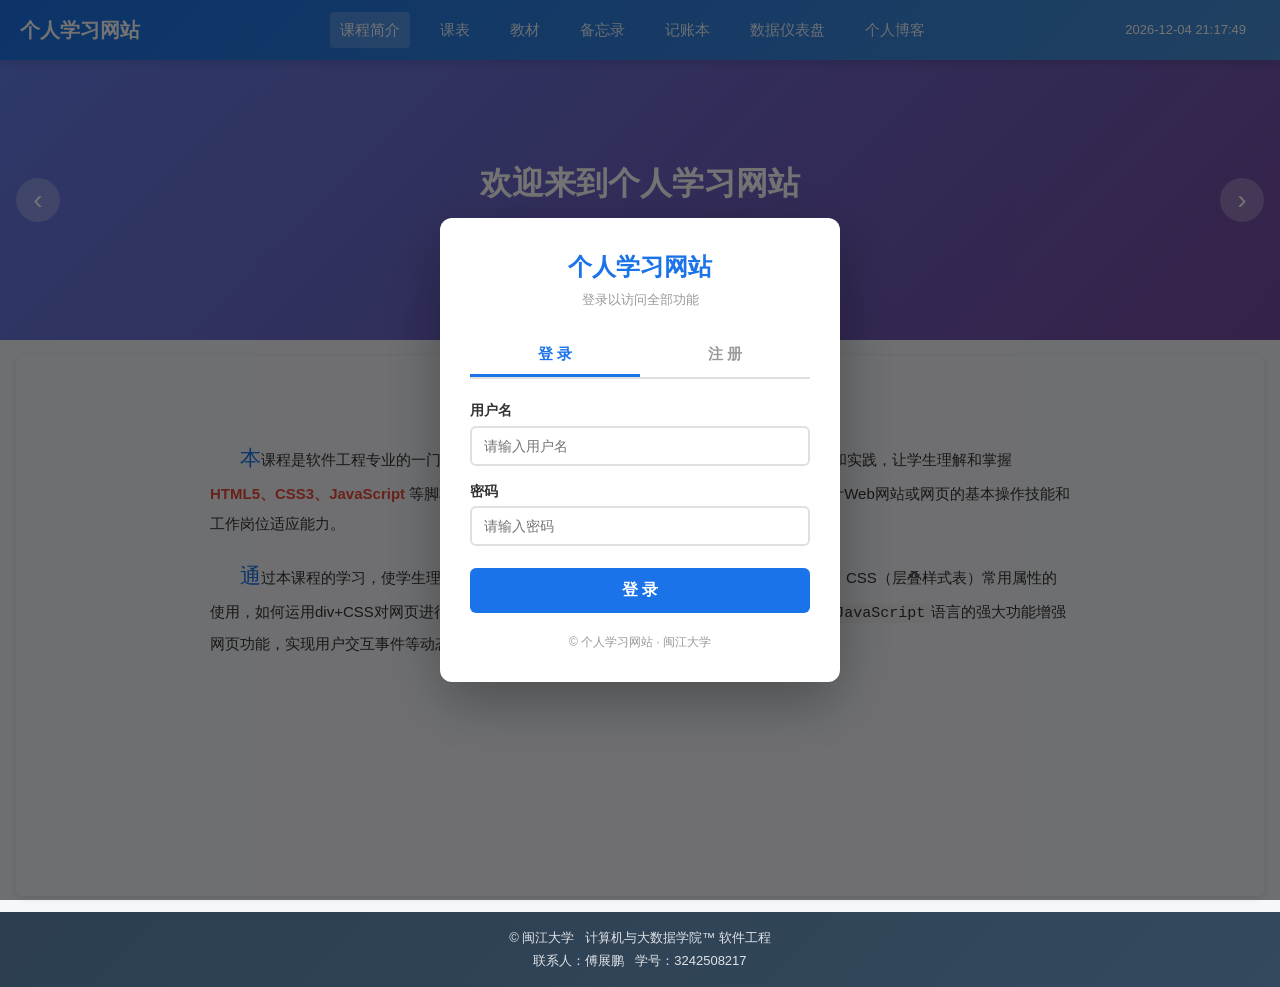
<file: index.html>
<!DOCTYPE html>
<html lang="zh-cn">
<head>
    <meta charset="UTF-8">
    <meta name="viewport" content="width=device-width, initial-scale=1.0">
    <title>Web技术基础实验 — 个人学习网站</title>
    <link rel="shortcut icon" href="favicon.ico" type="image/x-icon">
    <link rel="stylesheet" href="css/common.css">
    <script src="js/utils.js"></script>
    <script src="js/auth.js"></script>
    <script src="js/carousel.js"></script>
</head>
<body>
    <!-- ====== 导航栏 ====== -->
    <header class="navbar" id="navbar">
        <span class="navbar-brand">个人学习网站</span>
        <button class="hamburger" id="hamburgerBtn" aria-label="菜单">☰</button>
        <nav class="navbar-links" id="navbarLinks">
            <a href="introduce.html" target="mainFrame" class="active" data-page="introduce">课程简介</a>
            <a href="schedule.html" target="mainFrame" data-page="schedule">课表</a>
            <a href="book.html" target="mainFrame" data-page="book">教材</a>
            <a href="memo.html" target="mainFrame" data-page="memo">备忘录</a>
            <a href="expense.html" target="mainFrame" data-page="expense">记账本</a>
            <a href="dashboard.html" target="mainFrame" data-page="dashboard">数据仪表盘</a>
            <a href="blog.html" target="mainFrame" data-page="blog">个人博客</a>
        </nav>
        <div class="navbar-user">
            <span id="timeDisplay">--:--:--</span>
            <span id="userDisplay"></span>
            <button class="logout-btn" id="logoutBtn" style="display:none;">退出</button>
        </div>
    </header>

    <!-- ====== 轮播图 ====== -->
    <section class="carousel" id="mainCarousel" aria-label="广告轮播">
        <div class="carousel-track">
            <div class="carousel-slide">
                <h3>欢迎来到个人学习网站</h3>
                <p>Web技术基础课程项目 · 记录学习与成长</p>
            </div>
            <div class="carousel-slide">
                <h3>课程学习与知识管理</h3>
                <p>课表、教材、备忘录 — 一站式学习平台</p>
            </div>
            <div class="carousel-slide">
                <h3>探索前端开发的无限可能</h3>
                <p>HTML5 · CSS3 · JavaScript — 构建精彩Web体验</p>
            </div>
        </div>
        <button class="carousel-btn prev" aria-label="上一张">‹</button>
        <button class="carousel-btn next" aria-label="下一张">›</button>
        <div class="carousel-dots"></div>
    </section>

    <!-- ====== 主内容区（iframe） ====== -->
    <main class="main-content-area">
        <iframe name="mainFrame" src="introduce.html" class="mainFrame"
                title="主内容区"></iframe>
    </main>

    <!-- ====== 页脚 ====== -->
    <footer class="footer">
        &copy; 闽江大学 &nbsp; 计算机与大数据学院&trade; 软件工程<br>
        联系人：傅展鹏 &nbsp; 学号：3242508217
    </footer>

    <script>
        /* ====== 响应式汉堡菜单 ====== */
        (function () {
            var hamburger = document.getElementById('hamburgerBtn');
            var navLinks = document.getElementById('navbarLinks');
            if (hamburger && navLinks) {
                hamburger.addEventListener('click', function () {
                    navLinks.classList.toggle('open');
                });
                navLinks.querySelectorAll('a').forEach(function (link) {
                    link.addEventListener('click', function () {
                        navLinks.classList.remove('open');
                        navLinks.querySelectorAll('a').forEach(function (a) { a.classList.remove('active'); });
                        this.classList.add('active');
                    });
                });
            }
        })();

        /* ====== 时间更新（移动端精简格式，避免布局抖动） ====== */
        (function () {
            var timeEl = document.getElementById('timeDisplay');
            if (!timeEl) return;
            timeEl.textContent = '--:--:--';
            function updateTime() {
                var now = new Date();
                var isMobile = window.innerWidth < 768;
                if (isMobile) {
                    timeEl.textContent =
                        String(now.getHours()).padStart(2, '0') + ':' +
                        String(now.getMinutes()).padStart(2, '0') + ':' +
                        String(now.getSeconds()).padStart(2, '0');
                } else {
                    timeEl.textContent = now.getFullYear() + '-' +
                        String(now.getMonth() + 1).padStart(2, '0') + '-' +
                        String(now.getDate()).padStart(2, '0') + ' ' +
                        String(now.getHours()).padStart(2, '0') + ':' +
                        String(now.getMinutes()).padStart(2, '0') + ':' +
                        String(now.getSeconds()).padStart(2, '0');
                }
            }
            updateTime();
            setInterval(updateTime, 1000);
        })();

        /* ====== iframe 自适应高度（性能优化：用 resize 事件 + 防抖） ====== */
        (function () {
            var resizeTimer = null;
            function adjustFrame() {
                var frame = document.querySelector('.mainFrame');
                if (!frame) return;
                var navbar = document.getElementById('navbar');
                var carousel = document.getElementById('mainCarousel');
                var footer = document.querySelector('.footer');
                var height = window.innerHeight
                    - (navbar ? navbar.offsetHeight : 0)
                    - (carousel ? carousel.offsetHeight : 0)
                    - (footer ? footer.offsetHeight : 0)
                    - 32;
                if (height < 400) height = 400;
                frame.style.height = height + 'px';
            }
            adjustFrame();
            window.addEventListener('resize', function () {
                clearTimeout(resizeTimer);
                resizeTimer = setTimeout(adjustFrame, 150);
            });
        })();

        /* ====== 登录/注册 + 轮播图初始化 ====== */
        window.addEventListener('load', function () {
            Auth.init(function (user) {
                var userDisplay = document.getElementById('userDisplay');
                var logoutBtn = document.getElementById('logoutBtn');
                if (userDisplay) userDisplay.textContent = user.username;
                if (logoutBtn) logoutBtn.style.display = 'inline-block';
            });

            if (Auth.isLoggedIn()) {
                var userDisplay = document.getElementById('userDisplay');
                var logoutBtn = document.getElementById('logoutBtn');
                if (userDisplay) userDisplay.textContent =Auth.getUsername();
                if (logoutBtn) {
                    logoutBtn.style.display = 'inline-block';
                    logoutBtn.addEventListener('click', function () {
                        Auth.logout();
                    });
                }
            }

            Carousel.init('#mainCarousel');
        });
    </script>
</body>
</html>
</file>
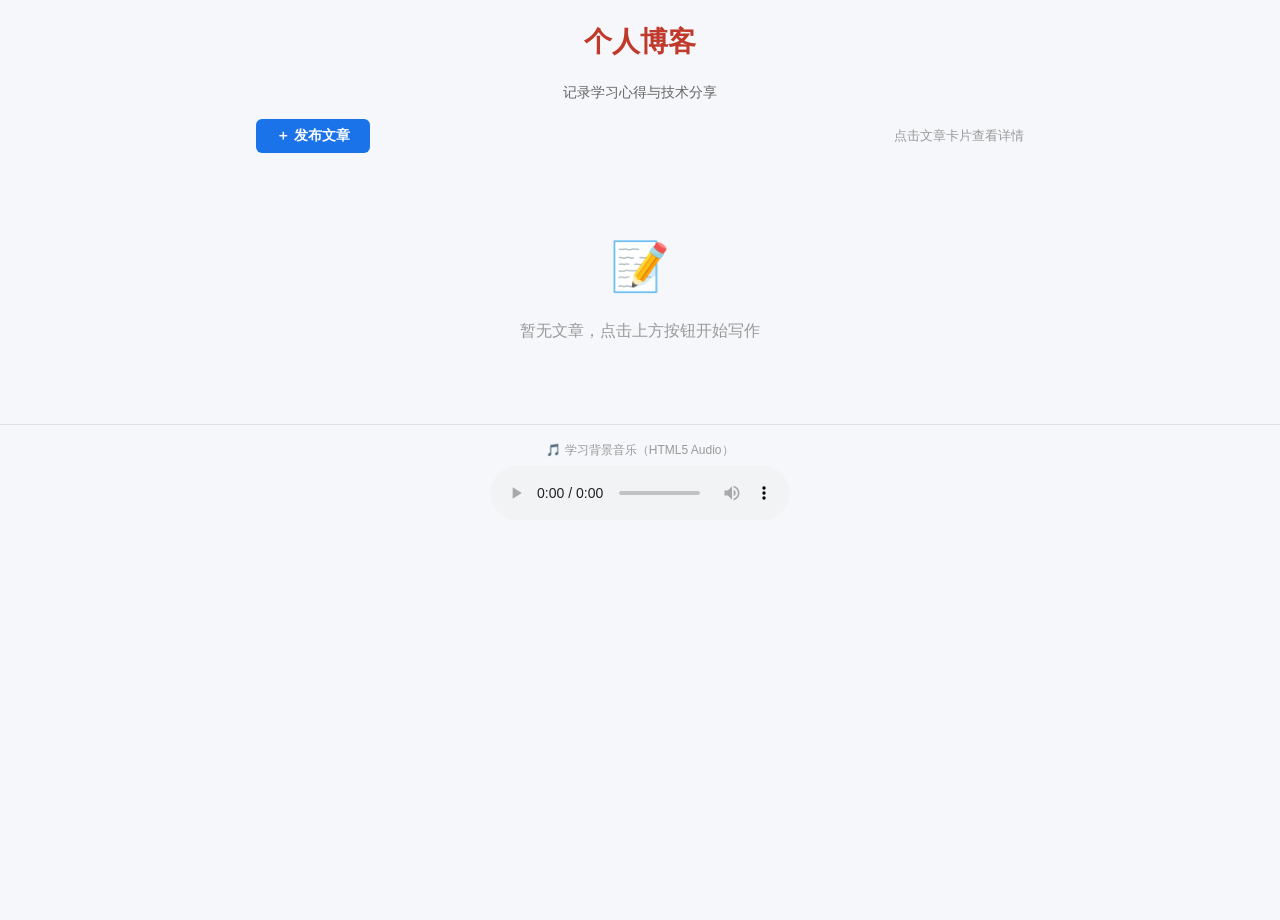
<file: blog.html>
<!DOCTYPE html>
<html lang="zh-cn">
<head>
    <meta charset="UTF-8">
    <meta name="viewport" content="width=device-width, initial-scale=1.0">
    <title>个人博客 — 个人学习网站</title>
    <link rel="stylesheet" href="css/common.css">
    <link rel="stylesheet" href="css/pages.css">
</head>
<body>
    <header>
        <h2 class="page-title">个人博客</h2>
        <p class="page-subtitle">记录学习心得与技术分享</p>
    </header>

    <!-- 工具栏 -->
    <div class="blog-toolbar">
        <button class="btn btn-primary" id="blogNewBtn">＋ 发布文章</button>
        <span style="color:var(--text-muted);font-size:13px;">点击文章卡片查看详情</span>
    </div>

    <!-- 文章编辑器（默认隐藏） -->
    <div class="blog-editor" id="blogEditor" style="display:none;">
        <h3 id="blogEditorTitle" style="text-align:center;color:#c0392b;margin-bottom:16px;">新建文章</h3>
        <form id="blogForm">
            <input type="hidden" id="blogEditId" value="">
            <div class="form-group">
                <label for="blogTitle">文章标题</label>
                <input type="text" id="blogTitle" placeholder="请输入文章标题" required>
            </div>
            <div class="form-group">
                <label for="blogCategory">分类标签</label>
                <input type="text" id="blogCategory" placeholder="如：前端、后端、算法…">
            </div>
            <div class="form-group">
                <label for="blogContent">文章内容</label>
                <textarea id="blogContent" rows="10" placeholder="请输入文章正文内容…" required></textarea>
            </div>
            <div class="form-actions" style="display:flex;gap:10px;justify-content:center;">
                <button type="submit" class="btn btn-success">保存文章</button>
                <button type="button" class="btn btn-outline" id="blogCancelBtn">取消</button>
            </div>
        </form>
    </div>

    <!-- 文章列表 -->
    <section class="blog-list" id="blogList" aria-label="博客文章列表"></section>

    <!-- 音频播放器（HTML5 audio 示例，满足考核要求） -->
    <footer style="text-align:center;padding:16px;border-top:1px solid var(--border);margin-top:20px;">
        <p style="font-size:12px;color:var(--text-muted);">🎵 学习背景音乐（HTML5 Audio）</p>
        <audio controls loop style="max-width:300px;margin-top:6px;">
            <!-- 使用静默音轨作为占位，避免裂图问题；可替换为真实音频文件 -->
            <source src="#" type="audio/mpeg">
            您的浏览器不支持 audio 标签。
        </audio>
    </footer>

    <script src="js/blog.js"></script>
    <script>
        window.addEventListener('load', function () {
            BlogApp.init({
                listSelector: '#blogList',
                editorSelector: '#blogEditor',
                formSelector: '#blogForm',
                cancelSelector: '#blogCancelBtn',
                newBtnSelector: '#blogNewBtn'
            });
        });
    </script>
</body>
</html>
</file>
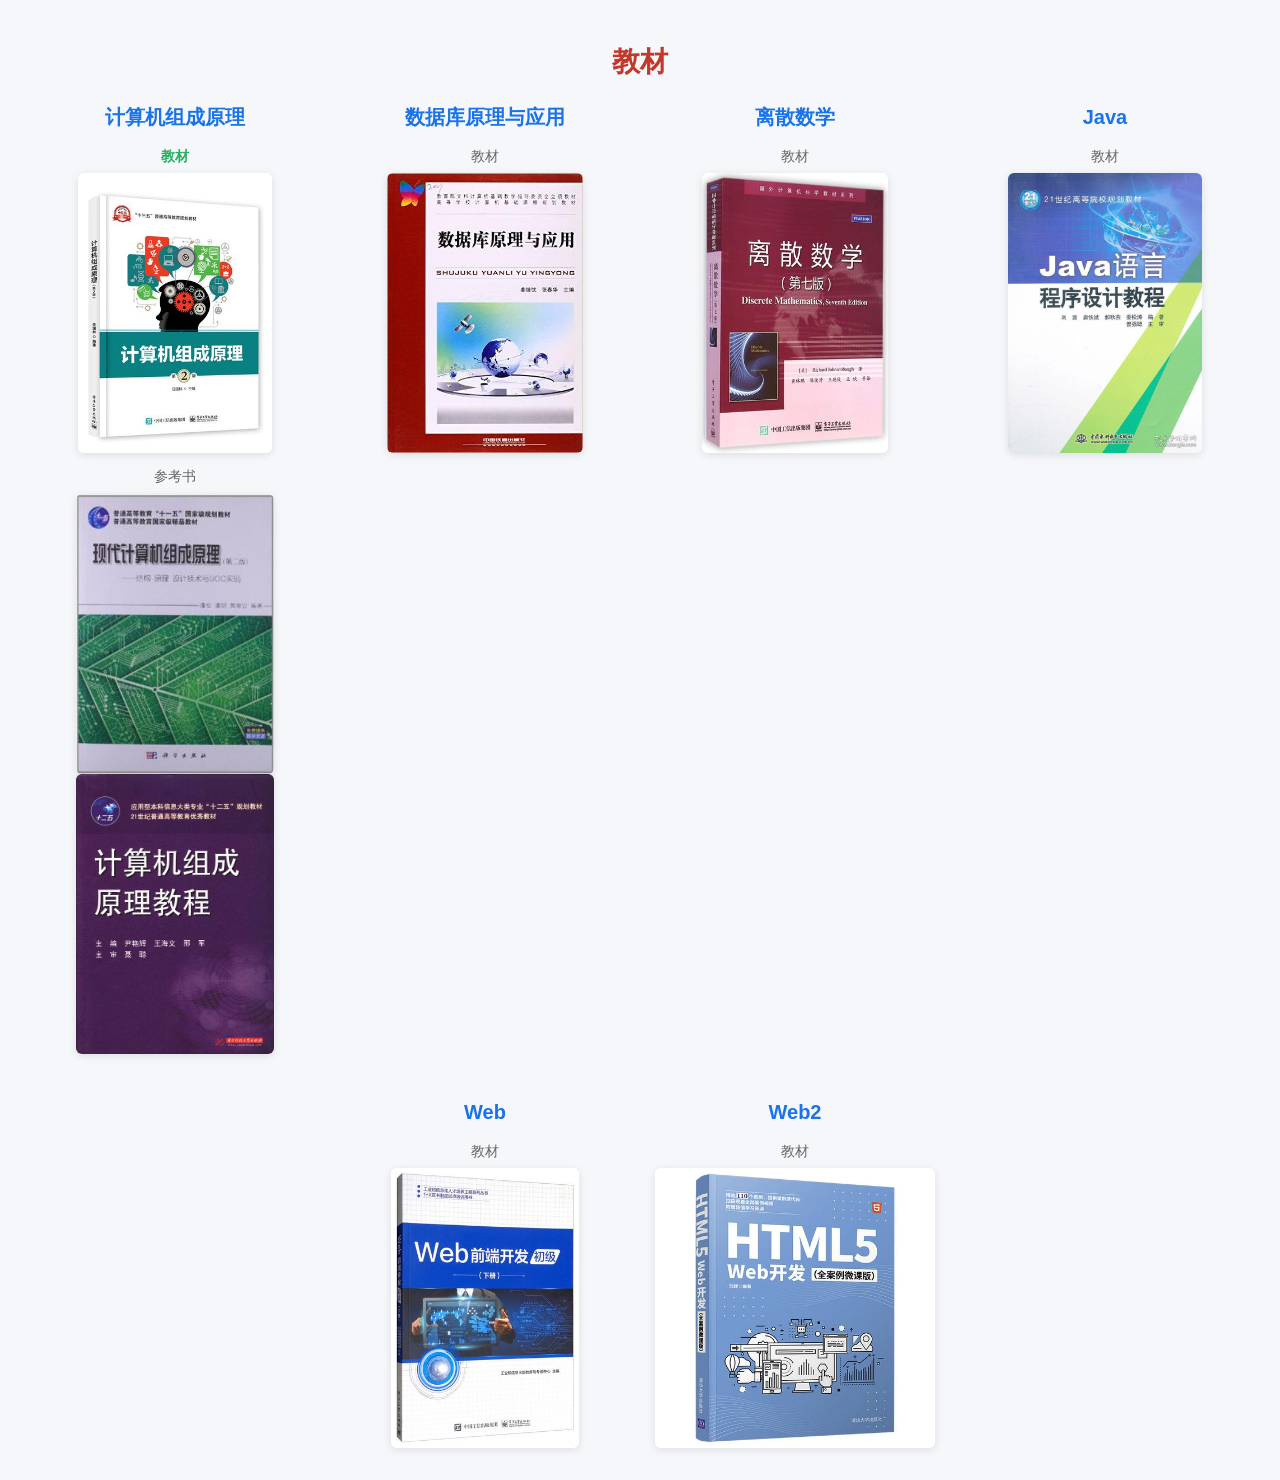
<file: book.html>
<!DOCTYPE html>
<html lang="zh-cn">
<head>
    <meta charset="UTF-8">
    <meta name="viewport" content="width=device-width, initial-scale=1.0">
    <title>教材 — 个人学习网站</title>
    <link rel="stylesheet" href="css/common.css">
    <link rel="stylesheet" href="css/pages.css">
</head>
<body>
    <section class="textbook-section">
        <header>
            <h2 class="page-title">教材</h2>
        </header>
        <div class="course-grid">
            <div class="course-card">
                <div class="course-name">计算机组成原理</div>
                <div class="course-images">
                    <figure>
                        <figcaption class="course-type">教材</figcaption>
                        <img src="images/computer.jpg" alt="计算机组成原理" width="200" height="300">
                    </figure>
                    <figure>
                        <figcaption>参考书</figcaption>
                        <img src="images/computer2.jpg" alt="现代计算机组成原理" width="200" height="300">
                        <img src="images/computer3.jpg" alt="计算机组成原理教程" width="200" height="300">
                    </figure>
                </div>
            </div>
            <div class="course-card">
                <div class="course-name">数据库原理与应用</div>
                <div class="course-images">
                    <figure>
                        <figcaption>教材</figcaption>
                        <img src="images/database.jpg" alt="数据库原理与应用" width="200" height="300">
                    </figure>
                </div>
            </div>
            <div class="course-card">
                <div class="course-name">离散数学</div>
                <div class="course-images">
                    <figure>
                        <figcaption>教材</figcaption>
                        <img src="images/DiscreteMath.jpg" alt="离散数学" width="200" height="300">
                    </figure>
                </div>
            </div>
            <div class="course-card">
                <div class="course-name">Java</div>
                <div class="course-images">
                    <figure>
                        <figcaption>教材</figcaption>
                        <img src="images/Java.jpg" alt="Java" width="200" height="300">
                    </figure>
                </div>
            </div>
            <div class="course-card">
                <div class="course-name">Web</div>
                <div class="course-images">
                    <figure>
                        <figcaption>教材</figcaption>
                        <img src="images/web.jpg" alt="web" width="200" height="300">
                    </figure>
                </div>
            </div>
            <div class="course-card">
                <div class="course-name">Web2</div>
                <div class="course-images">
                    <figure>
                        <figcaption>教材</figcaption>
                        <img src="images/Web2.jpg" alt="Web2" width="200" height="300">
                    </figure>
                </div>
            </div>
        </div>
    </section>
</body>
</html>
</file>
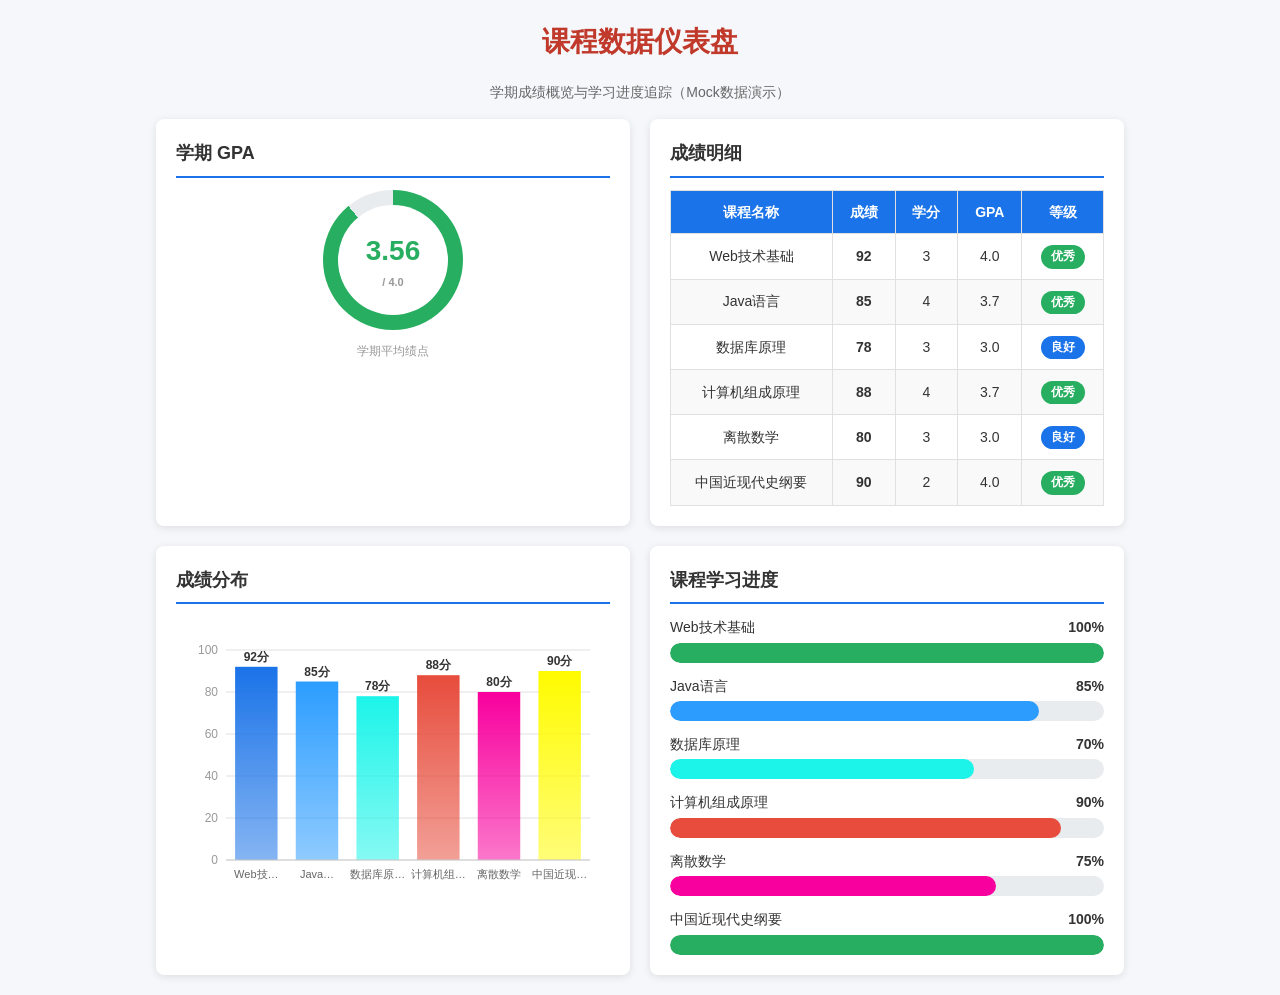
<file: dashboard.html>
<!DOCTYPE html>
<html lang="zh-cn">
<head>
    <meta charset="UTF-8">
    <meta name="viewport" content="width=device-width, initial-scale=1.0">
    <title>课程数据仪表盘 — 个人学习网站</title>
    <link rel="stylesheet" href="css/common.css">
    <link rel="stylesheet" href="css/pages.css">
</head>
<body>
    <header>
        <h2 class="page-title">课程数据仪表盘</h2>
        <p class="page-subtitle">学期成绩概览与学习进度追踪（Mock数据演示）</p>
    </header>

    <main class="dashboard-section">
        <!-- 顶部：GPA + 成绩表格 -->
        <div class="dashboard-grid">
            <!-- GPA 环形图 -->
            <section class="card" aria-label="GPA概览">
                <div class="card-title">学期 GPA</div>
                <div id="dashboardGPA"></div>
            </section>

            <!-- 成绩表格 -->
            <section class="card" aria-label="成绩明细">
                <div class="card-title">成绩明细</div>
                <div id="dashboardTable" style="overflow-x:auto;"></div>
            </section>
        </div>

        <!-- 底部：柱状图 + 进度条 -->
        <div class="dashboard-grid">
            <!-- 柱状图 -->
            <section class="card" aria-label="成绩柱状图">
                <div class="card-title">成绩分布</div>
                <div class="chart-canvas-wrap">
                    <canvas id="dashboardChart" aria-label="成绩柱状图"></canvas>
                </div>
            </section>

            <!-- 课程进度 -->
            <section class="card" aria-label="课程进度">
                <div class="card-title">课程学习进度</div>
                <div class="course-progress-list" id="dashboardProgress"></div>
            </section>
        </div>
    </main>

    <script src="js/dashboard.js"></script>
    <script>
        window.addEventListener('load', function () {
            DashboardApp.init({
                tableSelector: '#dashboardTable',
                gpaSelector: '#dashboardGPA',
                progressSelector: '#dashboardProgress',
                chartSelector: '#dashboardChart'
            });
        });
    </script>
</body>
</html>
</file>
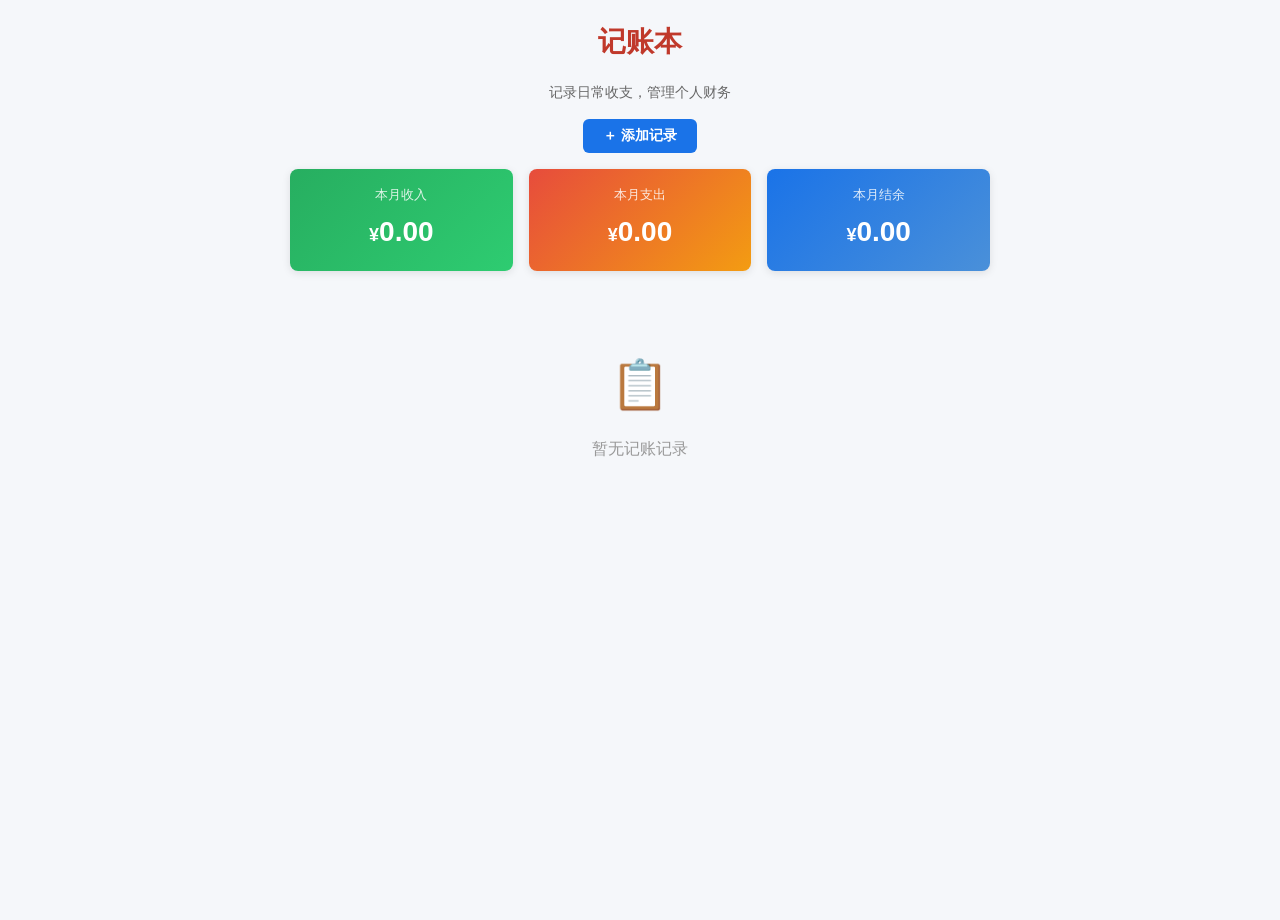
<file: expense.html>
<!DOCTYPE html>
<html lang="zh-cn">
<head>
    <meta charset="UTF-8">
    <meta name="viewport" content="width=device-width, initial-scale=1.0">
    <title>记账本 — 个人学习网站</title>
    <link rel="stylesheet" href="css/common.css">
    <link rel="stylesheet" href="css/pages.css">
</head>
<body>
    <header>
        <h2 class="page-title">记账本</h2>
        <p class="page-subtitle">记录日常收支，管理个人财务</p>
    </header>

    <!-- 添加按钮 -->
    <div class="memo-toolbar">
        <button class="btn btn-primary" id="expenseAddBtn">＋ 添加记录</button>
    </div>

    <!-- 统计面板 -->
    <section class="expense-stats" id="expenseStats" aria-label="收支统计"></section>

    <!-- 记账表单（默认隐藏） -->
    <div id="expenseFormWrap" style="display:none;">
        <article class="expense-form-area">
            <h3 style="text-align:center;color:#c0392b;margin-bottom:16px;">新建记录</h3>
            <form id="expenseFormInner">
                <div class="form-row">
                    <div class="form-group">
                        <label for="expenseType">类型</label>
                        <select id="expenseType">
                            <option value="expense">支出</option>
                            <option value="income">收入</option>
                        </select>
                    </div>
                    <div class="form-group">
                        <label for="expenseAmount">金额（元）</label>
                        <input type="number" id="expenseAmount" placeholder="请输入金额" min="0.01" step="0.01" required>
                    </div>
                </div>
                <div class="form-row">
                    <div class="form-group">
                        <label for="expenseCategory">类别</label>
                        <input type="text" id="expenseCategory" placeholder="如：餐饮、工资、交通…" required>
                    </div>
                    <div class="form-group">
                        <label for="expenseDate">日期</label>
                        <input type="date" id="expenseDate" required>
                    </div>
                </div>
                <div class="form-group">
                    <label for="expenseNote">备注</label>
                    <input type="text" id="expenseNote" placeholder="可选备注">
                </div>
                <div class="form-actions" style="display:flex;gap:10px;justify-content:center;">
                    <button type="submit" class="btn btn-success">确认添加</button>
                    <button type="button" class="btn btn-outline" id="expenseCancelBtn">取消</button>
                </div>
            </form>
        </article>
    </div>

    <!-- 记录列表 -->
    <section class="expense-list" id="expenseList" aria-label="记账记录列表"></section>

    <script src="js/expense.js"></script>
    <script>
        window.addEventListener('load', function () {
            ExpenseApp.init({
                statsSelector: '#expenseStats',
                listSelector: '#expenseList',
                formSelector: '#expenseFormInner',
                addBtnSelector: '#expenseAddBtn',
                formWrapSelector: '#expenseFormWrap'
            });

            // 取消按钮
            document.getElementById('expenseCancelBtn').addEventListener('click', function () {
                document.getElementById('expenseFormWrap').style.display = 'none';
                document.getElementById('expenseAddBtn').style.display = 'inline-block';
            });
        });
    </script>
</body>
</html>
</file>
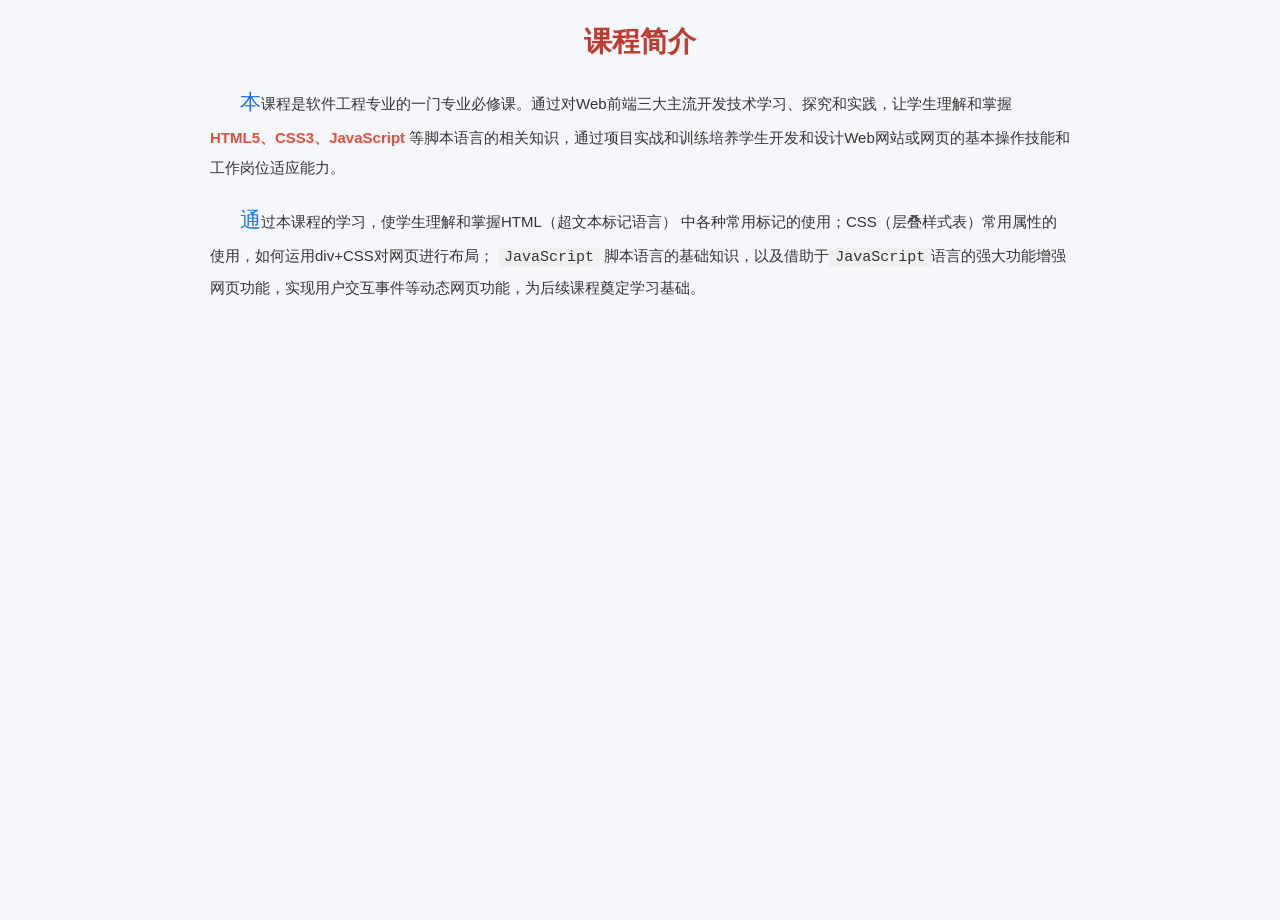
<file: introduce.html>
<!DOCTYPE html>
<html lang="zh-cn">
<head>
    <meta charset="UTF-8">
    <meta name="viewport" content="width=device-width, initial-scale=1.0">
    <title>课程简介 — 个人学习网站</title>
    <link rel="stylesheet" href="css/common.css">
    <link rel="stylesheet" href="css/pages.css">
</head>
<body>
    <header>
        <h2 class="page-title">课程简介</h2>
    </header>

    <article class="intro-article">
    <p>
        <span>
            <big>本</big>课程是软件工程专业的一门专业必修课。通过对Web前端三大主流开发技术学习、探究和实践，让学生理解和掌握<em>HTML5、CSS3、JavaScript</em> 等脚本语言的相关知识，通过项目实战和训练培养学生开发和设计Web网站或网页的基本操作技能和工作岗位适应能力。
        </span>
    </p>
    <p>
        <span>
            <big>通</big>过本课程的学习，使学生理解和掌握HTML（超文本标记语言） 中各种常用标记的使用；CSS（层叠样式表）常用属性的使用，如何运用div+CSS对网页进行布局； <span class="code">JavaScript</span> 脚本语言的基础知识，以及借助于<span class="code">JavaScript</span>语言的强大功能增强网页功能，实现用户交互事件等动态网页功能，为后续课程奠定学习基础。
        </span>
    </p>
    </article>
</body>
</html>
</file>
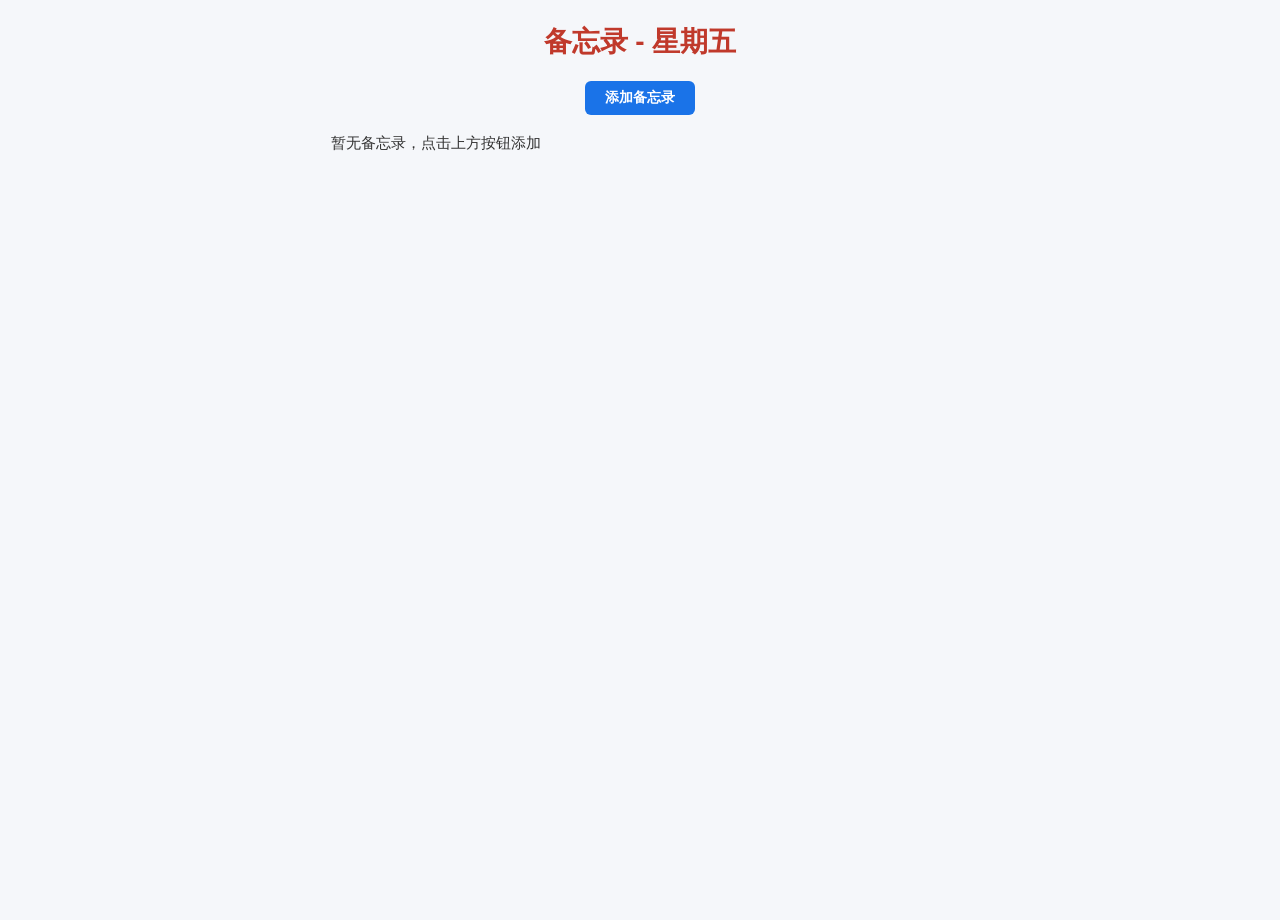
<file: memo.html>
<!DOCTYPE html>
<html lang="zh-cn">
<head>
    <meta charset="UTF-8">
    <meta name="viewport" content="width=device-width, initial-scale=1.0">
    <title>备忘录 — 个人学习网站</title>
    <link rel="stylesheet" href="css/common.css">
    <link rel="stylesheet" href="css/pages.css">
</head>
<body>
    <header>
        <h2 class="page-title" id="memo-title">备忘录</h2>
    </header>

    <div class="memo-toolbar">
        <button id="addMemoBtn" class="memo-btn memo-btn-primary">添加备忘录</button>
    </div>

    <!-- 备忘录表单（默认隐藏） -->
    <section class="memo-form-wrap" id="memoForm" style="display: none;">
        <h3>新建备忘录</h3>
        <form id="memoFormInner" onsubmit="return false;">
            <div class="form-group">
                <label for="memoDate">日期：</label>
                <input type="date" id="memoDate">
            </div>
            <div class="form-group">
                <label for="memoContent">内容：</label>
                <textarea id="memoContent" rows="4" placeholder="请输入备忘录内容..."></textarea>
            </div>
            <div class="form-group">
                <label>重要性：</label>
                <label><input type="radio" name="important" value="重要" checked> 重要</label>
                <label><input type="radio" name="important" value="普通"> 普通</label>
            </div>
            <div class="form-group">
                <label>完成与否：</label>
                <label><input type="radio" name="done" value="已完成"> 已完成</label>
                <label><input type="radio" name="done" value="未完成" checked> 未完成</label>
            </div>
            <div class="form-actions">
                <button type="reset" id="resetBtn" class="memo-btn memo-btn-secondary">重置</button>
                <button type="button" id="confirmBtn" class="memo-btn memo-btn-success">确认</button>
            </div>
        </form>
    </section>

    <!-- 备忘录列表 -->
    <section class="memo-list" id="memoList"></section>

    <script>
        // 获取中文周几名称
        function getWeekDay(dateStr) {
            var weekDays = ["星期日", "星期一", "星期二", "星期三", "星期四", "星期五", "星期六"];
            var d = new Date(dateStr);
            return weekDays[d.getDay()];
        }

        window.addEventListener("load", function() {
            // DOM 元素引用
            var addMemoBtn = document.getElementById("addMemoBtn");
            var memoForm = document.getElementById("memoForm");
            var memoDate = document.getElementById("memoDate");
            var memoContent = document.getElementById("memoContent");
            var confirmBtn = document.getElementById("confirmBtn");
            var resetBtn = document.getElementById("resetBtn");
            var memoList = document.getElementById("memoList");
            var memoTitle = document.getElementById("memo-title");

            // 设置日期默认值为当日
            var today = new Date();
            var year = today.getFullYear();
            var month = String(today.getMonth() + 1).padStart(2, "0");
            var day = String(today.getDate()).padStart(2, "0");
            var todayStr = year + "-" + month + "-" + day;
            memoDate.value = todayStr;

            // 在标题中显示今日周几
            memoTitle.textContent = "备忘录 - " + getWeekDay(todayStr);

            // 显示表单
            addMemoBtn.addEventListener("click", function() {
                memoForm.style.display = "block";
                addMemoBtn.style.display = "none";
                // 重置日期为当日
                memoDate.value = year + "-" + month + "-" + day;
                memoContent.value = "";
            });

            // 确认按钮（type="button"，不会提交表单）
            confirmBtn.addEventListener("click", function() {
                var date = memoDate.value;
                var content = memoContent.value.trim();

                if (!content) {
                    alert("请输入备忘录内容！");
                    return;
                }

                // 创建备忘录对象
                // 获取单选按钮值（重要性、完成状态）并在控制台验证
                var importantEl = document.querySelector('input[name="important"]:checked');
                var doneEl = document.querySelector('input[name="done"]:checked');
                var important = importantEl ? importantEl.value : "普通";
                var done = doneEl ? doneEl.value : "未完成";
                console.log('important=', important, 'done=', done);

                var memo = {
                    id: Date.now(),
                    date: date,
                    desc: content,
                    important: important,
                    done: done,
                    createTime: new Date().toLocaleString()
                };

                // 保存到 localStorage
                saveMemo(memo);

                // 重新渲染列表
                renderMemos();

                // 隐藏表单，显示按钮
                memoForm.style.display = "none";
                addMemoBtn.style.display = "inline-block";

                // 清空表单
                memoContent.value = "";
                memoDate.value = year + "-" + month + "-" + day;
            });

            // 重置按钮
            resetBtn.addEventListener("click", function() {
                memoContent.value = "";
                memoDate.value = year + "-" + month + "-" + day;
            });

            // 从 localStorage 读取备忘录
            function getMemos() {
                var memos = localStorage.getItem("memos");
                return memos ? JSON.parse(memos) : [];
            }

            // 保存备忘录到 localStorage
            function saveMemo(memo) {
                var memos = getMemos();
                memos.push(memo);
                localStorage.setItem("memos", JSON.stringify(memos));
            }

            // 渲染备忘录列表
            function renderMemos() {
                var memos = getMemos();
                if (memos.length === 0) {
                    memoList.innerHTML = '<div class="memo-empty">暂无备忘录，点击上方按钮添加</div>';
                    return;
                }

                var html = '<div class="memo-count">共 ' + memos.length + ' 条备忘录</div>';
                for (var i = memos.length - 1; i >= 0; i--) {
                    var m = memos[i];
                    var cls = '';
                    if (m.done === '已完成') cls += ' memo-done';
                    if (m.important === '重要') cls += ' memo-important';
                    html +=
                        '<article class="memo-item' + cls + '">' +
                            '<div class="memo-item-header">' +
                                '<div>' +
                                    '<span class="memo-item-date">' + m.date + '</span>' +
                                    '<span class="memo-item-weekday"> ' + getWeekDay(m.date) + '</span>' +
                                '</div>' +
                                '<div>' +
                                    '<button class="memo-toggle-btn" data-id="' + m.id + '" title="切换完成">切换完成</button>' +
                                    ' <button class="memo-delete-btn" data-id="' + m.id + '" title="删除">删除</button>' +
                                '</div>' +
                            '</div>' +
                            '<div class="memo-item-content">' + escapeHtml(m.desc) + ' <span class="memo-meta">' + m.important + ' ' + m.done + '</span></div>' +
                            '<div class="memo-item-time"><time>创建于 ' + m.createTime + '</time></div>' +
                        '</article>';
                }
                memoList.innerHTML = html;

                // 为删除按钮绑定事件
                var deleteBtns = memoList.querySelectorAll(".memo-delete-btn");
                for (var j = 0; j < deleteBtns.length; j++) {
                    (function(btn) {
                        btn.addEventListener("click", function() {
                            var id = parseInt(this.getAttribute("data-id"));
                            deleteMemo(id);
                        });
                    })(deleteBtns[j]);
                }

                var toggleBtns = memoList.querySelectorAll('.memo-toggle-btn');
                for (var k = 0; k < toggleBtns.length; k++) {
                    (function(btn) {
                        btn.addEventListener('click', function() {
                            var id = parseInt(this.getAttribute('data-id'));
                            toggleDone(id);
                        });
                    })(toggleBtns[k]);
                }
            }

            // 删除备忘录
            function deleteMemo(id) {
                if (!confirm("确定要删除此备忘录吗？")) return;
                var memos = getMemos();
                var newMemos = [];
                for (var i = 0; i < memos.length; i++) {
                    if (memos[i].id !== id) {
                        newMemos.push(memos[i]);
                    }
                }
                localStorage.setItem("memos", JSON.stringify(newMemos));
                renderMemos();
            }

            // 切换完成/未完成
            function toggleDone(id) {
                var memos = getMemos();
                for (var i = 0; i < memos.length; i++) {
                    if (memos[i].id === id) {
                        memos[i].done = (memos[i].done === '已完成') ? '未完成' : '已完成';
                        break;
                    }
                }
                localStorage.setItem('memos', JSON.stringify(memos));
                renderMemos();
            }

            // HTML 转义（防止 XSS）
            function escapeHtml(text) {
                var div = document.createElement("div");
                div.appendChild(document.createTextNode(text));
                return div.innerHTML;
            }

            // 页面加载时渲染已有备忘录
            renderMemos();
        });
    </script>
</body>
</html>
</file>
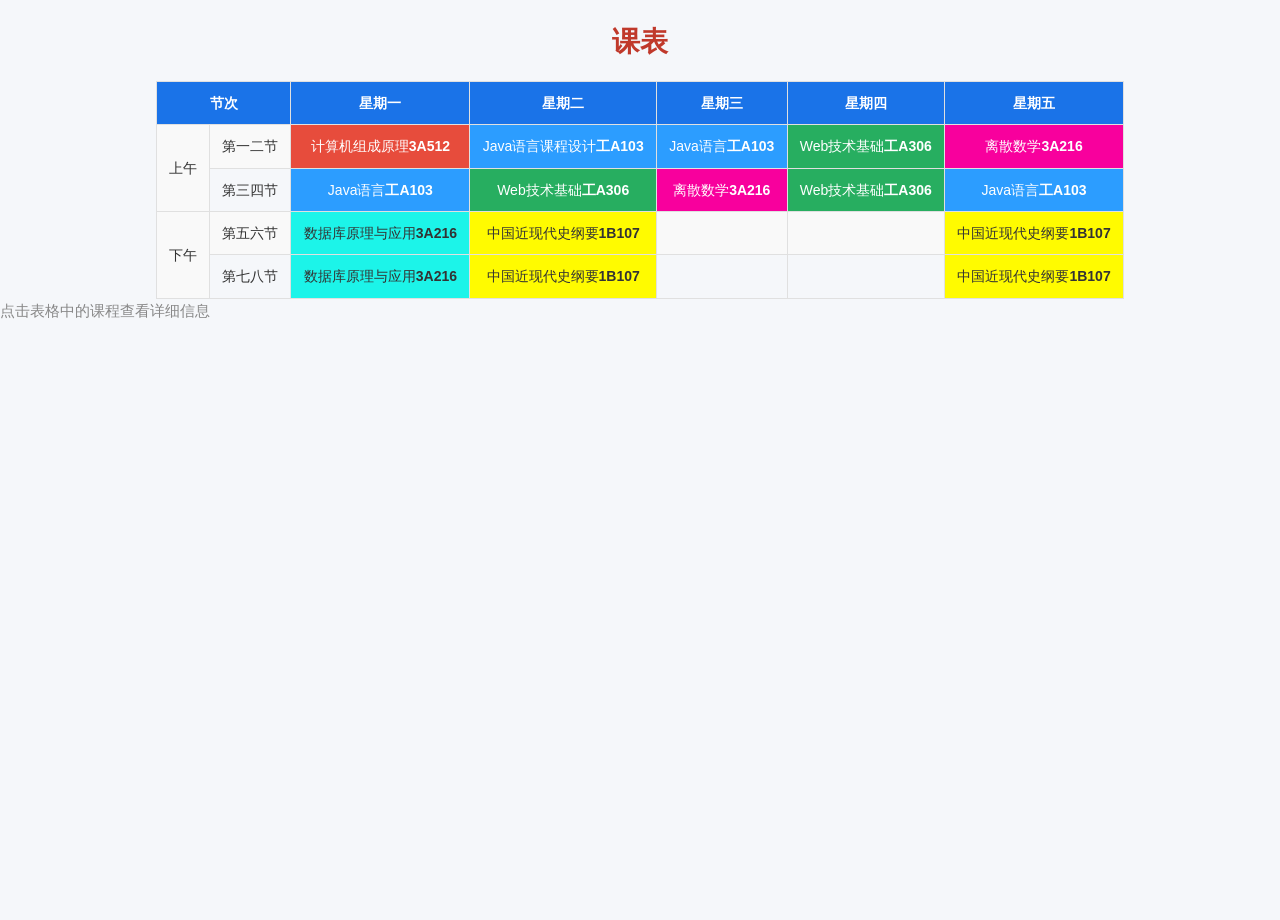
<file: schedule.html>
<!DOCTYPE html>
<html lang="zh-cn">
<head>
    <meta charset="UTF-8">
    <meta name="viewport" content="width=device-width, initial-scale=1.0">
    <title>课表 — 个人学习网站</title>
    <link rel="stylesheet" href="css/common.css">
    <link rel="stylesheet" href="css/pages.css">
</head>
<body>
    <header>
        <h2 class="page-title">课表</h2>
    </header>
    <section class="schedule-table-wrap">
    <table>
        <tr>
            <th colspan="2" class="jc">节次</th>
            <th>星期一</th>
            <th>星期二</th>
            <th>星期三</th>
            <th>星期四</th>
            <th>星期五</th>
        </tr>
        <tr>
            <td rowspan="2" class="jc">上午</td>
            <td class="jc">第一二节</td>
            <td id="computer-architecture">计算机组成原理<strong>3A512</strong></td>
            <td id="java-programming">Java语言课程设计<strong>工A103</strong></td>
            <td id="java-programming">Java语言<strong>工A103</strong></td>
            <td id="web-development">Web技术基础<strong>工A306</strong></td>
            <td id="discrete-mathematics">离散数学<strong>3A216</strong></td>
        </tr>
        <tr>
            <td class="jc">第三四节</td>
            <td id="java-programming">Java语言<strong>工A103</strong></td>
            <td id="web-development">Web技术基础<strong>工A306</strong></td>
            <td id="discrete-mathematics">离散数学<strong>3A216</strong></td>
            <td id="web-development">Web技术基础<strong>工A306</strong></td>
            <td id="java-programming">Java语言<strong>工A103</strong></td>
        </tr>
        <tr>
            <td rowspan="2" class="jc">下午</td>
            <td class="jc">第五六节</td>
            <td id="database-systems">数据库原理与应用<strong>3A216</strong></td>
            <td id="modern-chinese-history">中国近现代史纲要<strong>1B107</strong></td>
            <td></td>
            <td></td>
            <td id="modern-chinese-history">中国近现代史纲要<strong>1B107</strong></td>
        </tr>
        <tr>
            <td class="jc">第七八节</td>
            <td id="database-systems">数据库原理与应用<strong>3A216</strong></td>
            <td id="modern-chinese-history">中国近现代史纲要<strong>1B107</strong></td>
            <td></td>
            <td></td>
            <td id="modern-chinese-history">中国近现代史纲要<strong>1B107</strong></td>
        </tr>
    </table>
    </section>

    <div id="courseInfoDisplay">
        <p style="color:#888;">点击表格中的课程查看详细信息</p>
    </div>

    <script>
        window.addEventListener("load", function() {
            var table = document.querySelector("table");
            var headerRow = table.rows[0];
            
            // 时间对应信息
            var timeSlotInfo = [
                { period: "上午", slot: "第一二节" },
                { period: "上午", slot: "第三四节" },
                { period: "下午", slot: "第五六节" },
                { period: "下午", slot: "第七八节" }
            ];

            // 遍历表格行（跳过表头行）
            for (var r = 1; r < table.rows.length; r++) {
                var row = table.rows[r];
                // 判断该行第一个单元格是否有 rowspan（即上午/下午行）
                var hasRowspan = row.cells[0] && row.cells[0].hasAttribute("rowspan");
                
                for (var c = 0; c < row.cells.length; c++) {
                    var cell = row.cells[c];
                    // 跳过节次/时段单元格（jc类）和空单元格
                    if (cell.classList.contains("jc")) continue;
                    if (!cell.textContent.trim()) continue;
                    
                    // 为课程单元格添加点击交互
                    cell.style.cursor = "pointer";
                    cell.title = "点击查看课程信息";
                    
                    (function(td, rowIdx, colIdx, hasRS) {
                        td.addEventListener("click", function() {
                            // 获取课程名称（<strong>之前的文本）
                            var courseName = "";
                            for (var k = 0; k < this.childNodes.length; k++) {
                                if (this.childNodes[k].nodeType === 3) { // textNode
                                    courseName += this.childNodes[k].nodeValue.trim();
                                }
                            }
                            // 获取上课地点
                            var locationEl = this.querySelector("strong");
                            var location = locationEl ? locationEl.textContent : "无";
                            
                            // 计算星期几
                            var dayColIdx = hasRS ? (colIdx - 1) : colIdx;
                            var day = headerRow.cells[dayColIdx] ? headerRow.cells[dayColIdx].textContent : "未知";
                            
                            // 获取时段信息
                            var info = timeSlotInfo[rowIdx - 1];
                            
                            // 显示课程信息
                            document.getElementById("courseInfoDisplay").innerHTML =
                                "<div class=\"course-info-card\">" +
                                    "<h3>课程详情</h3>" +
                                    "<table class=\"info-table\">" +
                                        "<tr><td class=\"info-label\">课程名称</td><td>" + courseName + "</td></tr>" +
                                        "<tr><td class=\"info-label\">上课地点</td><td>" + location + "</td></tr>" +
                                        "<tr><td class=\"info-label\">星期</td><td>" + day + "</td></tr>" +
                                        "<tr><td class=\"info-label\">节次</td><td>" + info.period + " " + info.slot + "</td></tr>" +
                                    "</table>" +
                                "</div>";
                        });
                    })(cell, r, c, hasRowspan);
                }
            }
        });
    </script>
</body>
</html>
</file>
<file: css/common.css>
/* ============================================================
   common.css — 个人学习网站 全局公共样式
   包含：CSS变量、重置、布局、导航、按钮、表单、浮层、响应式
   ============================================================ */

/* ---------- CSS 变量 ---------- */
:root {
    --primary: #1a73e8;
    --primary-dark: #1557b0;
    --success: #27ae60;
    --danger: #e74c3c;
    --warning: #f39c12;
    --bg: #f5f7fa;
    --bg-card: #ffffff;
    --text: #333333;
    --text-light: #666666;
    --text-muted: #999999;
    --border: #e0e0e0;
    --shadow: 0 2px 8px rgba(0, 0, 0, 0.1);
    --shadow-hover: 0 4px 16px rgba(0, 0, 0, 0.15);
    --radius: 8px;
    --transition: 0.3s ease;
    --header-height: 60px;
    --footer-height: 50px;
}

/* ---------- 全局重置 ---------- */
*, *::before, *::after {
    box-sizing: border-box;
    margin: 0;
    padding: 0;
}

html {
    scroll-behavior: smooth;
    -ms-overflow-style: none;
    scrollbar-width: none;
}

html::-webkit-scrollbar {
    width: 0;
    height: 0;
}

body {
    font-family: "Microsoft YaHei", "PingFang SC", "Helvetica Neue", Arial, sans-serif;
    font-size: 15px;
    line-height: 1.6;
    color: var(--text);
    background: var(--bg);
    overflow-x: hidden;
    overflow-y: auto;
    min-height: 100vh;
    -ms-overflow-style: none;
    scrollbar-width: none;
}

body::-webkit-scrollbar {
    width: 0;
    height: 0;
}

a {
    color: var(--primary);
    text-decoration: none;
    transition: color var(--transition);
}

a:hover {
    color: var(--primary-dark);
}

img {
    max-width: 100%;
    height: auto;
    display: block;
}

/* ---------- 通用布局类 ---------- */
.container {
    max-width: 1200px;
    margin: 0 auto;
    padding: 0 16px;
}

.flex-row {
    display: flex;
    flex-direction: row;
    align-items: center;
    gap: 12px;
}

.flex-col {
    display: flex;
    flex-direction: column;
    gap: 12px;
}

.flex-wrap {
    flex-wrap: wrap;
}

.flex-center {
    display: flex;
    align-items: center;
    justify-content: center;
}

.flex-between {
    display: flex;
    align-items: center;
    justify-content: space-between;
}

.grid-2 { display: grid; grid-template-columns: repeat(2, 1fr); gap: 16px; }
.grid-3 { display: grid; grid-template-columns: repeat(3, 1fr); gap: 16px; }
.grid-4 { display: grid; grid-template-columns: repeat(4, 1fr); gap: 16px; }

/* ---------- 页面标题 ---------- */
.page-title {
    text-align: center;
    color: #c0392b;
    font-size: 28px;
    font-weight: 700;
    margin: 20px 0 16px;
}

.page-subtitle {
    text-align: center;
    color: var(--text-light);
    font-size: 14px;
    margin-bottom: 16px;
}

/* ---------- 卡片 ---------- */
.card {
    background: var(--bg-card);
    border-radius: var(--radius);
    box-shadow: var(--shadow);
    padding: 20px;
    transition: transform var(--transition), box-shadow var(--transition);
}

.card:hover {
    transform: translateY(-4px);
    box-shadow: var(--shadow-hover);
}

.card-title {
    font-size: 18px;
    font-weight: 700;
    color: var(--text);
    margin-bottom: 12px;
    padding-bottom: 8px;
    border-bottom: 2px solid var(--primary);
}

/* ---------- 按钮 ---------- */
.btn {
    display: inline-block;
    padding: 8px 20px;
    font-size: 14px;
    font-weight: 600;
    border: none;
    border-radius: 6px;
    cursor: pointer;
    transition: all var(--transition);
    text-align: center;
    font-family: inherit;
}

.btn:hover {
    opacity: 0.88;
    transform: translateY(-1px);
}

.btn:active {
    transform: translateY(0);
}

.btn-primary {
    background: var(--primary);
    color: #fff;
}

.btn-primary:hover { background: var(--primary-dark); }

.btn-success {
    background: var(--success);
    color: #fff;
}

.btn-danger {
    background: var(--danger);
    color: #fff;
}

.btn-outline {
    background: transparent;
    border: 2px solid var(--primary);
    color: var(--primary);
}

.btn-outline:hover {
    background: var(--primary);
    color: #fff;
}

.btn-sm { padding: 4px 12px; font-size: 12px; }
.btn-lg { padding: 12px 28px; font-size: 16px; }

/* ---------- 表单 ---------- */
.form-group {
    margin-bottom: 14px;
}

.form-group label {
    display: block;
    margin-bottom: 4px;
    color: var(--text);
    font-weight: 600;
    font-size: 14px;
}

.form-group input,
.form-group textarea,
.form-group select {
    width: 100%;
    padding: 10px 12px;
    font-size: 14px;
    font-family: inherit;
    border: 2px solid var(--border);
    border-radius: 6px;
    background: var(--bg-card);
    color: var(--text);
    transition: border-color var(--transition);
}

.form-group input:focus,
.form-group textarea:focus,
.form-group select:focus {
    outline: none;
    border-color: var(--primary);
    box-shadow: 0 0 0 3px rgba(26, 115, 232, 0.15);
}

.form-group .error-msg {
    color: var(--danger);
    font-size: 12px;
    margin-top: 4px;
    display: none;
}

.form-group.error input {
    border-color: var(--danger);
}

.form-group.error .error-msg {
    display: block;
}

.form-row {
    display: flex;
    gap: 16px;
}

.form-row .form-group {
    flex: 1;
}

/* ---------- Radio 按钮组 ---------- */
.radio-group {
    display: flex;
    gap: 16px;
    padding: 6px 0;
}

.radio-group label {
    display: flex;
    align-items: center;
    gap: 4px;
    cursor: pointer;
    font-weight: normal;
}

.radio-group input[type="radio"] {
    width: auto;
    accent-color: var(--primary);
}

/* ---------- 表格 ---------- */
table {
    width: 100%;
    border-collapse: collapse;
    font-size: 14px;
}

th, td {
    border: 1px solid var(--border);
    padding: 10px 12px;
    text-align: center;
}

th {
    background: var(--primary);
    color: #fff;
    font-weight: 700;
}

tr:nth-child(even) {
    background: #f9f9f9;
}

tr:hover {
    background: #eef4ff;
}

/* ---------- 导航栏 ---------- */
.navbar {
    display: flex;
    align-items: center;
    justify-content: space-between;
    padding: 0 20px;
    height: var(--header-height);
    background: linear-gradient(135deg, #1a73e8, #4a90d9);
    color: #fff;
    position: sticky;
    top: 0;
    z-index: 100;
    box-shadow: 0 2px 8px rgba(0,0,0,0.15);
}

.navbar-brand {
    font-size: 20px;
    font-weight: 700;
    color: #fff;
}

.navbar-links {
    display: flex;
    gap: 20px;
    list-style: none;
}

.navbar-links a {
    color: rgba(255,255,255,0.9);
    font-size: 15px;
    padding: 6px 10px;
    border-radius: 4px;
    transition: all var(--transition);
}

.navbar-links a:hover,
.navbar-links a.active {
    color: #fff;
    background: rgba(255,255,255,0.2);
}

.navbar-user {
    display: flex;
    align-items: center;
    gap: 10px;
    font-size: 14px;
    flex-shrink: 0;
}

#timeDisplay {
    display: inline-block;
    min-width: 72px;
    text-align: right;
    font-size: 13px;
    font-variant-numeric: tabular-nums;
    white-space: nowrap;
}

#userDisplay {
    white-space: nowrap;
    margin-left: 4px;
}

.navbar-user .logout-btn {
    background: rgba(255,255,255,0.2);
    border: 1px solid rgba(255,255,255,0.4);
    color: #fff;
    padding: 4px 12px;
    border-radius: 4px;
    cursor: pointer;
    font-size: 13px;
    transition: background var(--transition);
}

.navbar-user .logout-btn:hover {
    background: rgba(255,255,255,0.35);
}

/* 汉堡菜单（移动端） */
.hamburger {
    display: none;
    font-size: 24px;
    cursor: pointer;
    background: none;
    border: none;
    color: #fff;
    padding: 4px 8px;
}

/* ---------- 页脚 ---------- */
.footer {
    text-align: center;
    padding: 14px 0;
    background: linear-gradient(135deg, #2c3e50, #34495e);
    color: rgba(255,255,255,0.85);
    font-size: 13px;
    line-height: 1.8;
    position: relative;
    bottom: 0;
    width: 100%;
}

/* ---------- 浮层（Modal） ---------- */
.modal-overlay {
    position: fixed;
    inset: 0;
    background: rgba(0, 0, 0, 0.55);
    display: flex;
    align-items: center;
    justify-content: center;
    z-index: 1000;
    animation: fadeIn 0.3s ease;
}

.modal {
    background: var(--bg-card);
    border-radius: 12px;
    padding: 30px;
    width: 400px;
    max-width: 90vw;
    box-shadow: 0 20px 60px rgba(0,0,0,0.3);
    animation: slideUp 0.35s ease;
}

.modal-header {
    text-align: center;
    margin-bottom: 24px;
}

.modal-header h2 {
    font-size: 24px;
    color: var(--primary);
    margin-bottom: 4px;
}

.modal-header p {
    color: var(--text-muted);
    font-size: 13px;
}

.modal-tabs {
    display: flex;
    border-bottom: 2px solid var(--border);
    margin-bottom: 20px;
}

.modal-tab {
    flex: 1;
    text-align: center;
    padding: 10px 0;
    cursor: pointer;
    font-weight: 600;
    color: var(--text-muted);
    border-bottom: 3px solid transparent;
    transition: all var(--transition);
    background: none;
    border-top: none;
    border-left: none;
    border-right: none;
    font-size: 15px;
    font-family: inherit;
}

.modal-tab.active {
    color: var(--primary);
    border-bottom-color: var(--primary);
}

.modal-body {}
.modal-body .form-panel { display: none; }
.modal-body .form-panel.active { display: block; }

.modal-footer {
    text-align: center;
    margin-top: 20px;
    font-size: 12px;
    color: var(--text-muted);
}

/* ---------- 轮播图 ---------- */
.carousel {
    position: relative;
    width: 100%;
    height: 280px;
    overflow: hidden;
    background: #333;
}

.carousel-track {
    display: flex;
    height: 100%;
    transition: transform 0.5s ease;
}

.carousel-slide {
    min-width: 100%;
    height: 100%;
    display: flex;
    flex-direction: column;
    align-items: center;
    justify-content: center;
    color: #fff;
    font-size: 28px;
    font-weight: 700;
}

.carousel-slide:nth-child(1) { background: linear-gradient(135deg, #667eea, #764ba2); }
.carousel-slide:nth-child(2) { background: linear-gradient(135deg, #f093fb, #f5576c); }
.carousel-slide:nth-child(3) { background: linear-gradient(135deg, #4facfe, #00f2fe); }

.carousel-slide h3 { font-size: 32px; margin-bottom: 8px; }
.carousel-slide p { font-size: 16px; opacity: 0.9; }

.carousel-btn {
    position: absolute;
    top: 50%;
    transform: translateY(-50%);
    background: rgba(255,255,255,0.25);
    border: none;
    color: #fff;
    font-size: 28px;
    width: 44px;
    height: 44px;
    border-radius: 50%;
    cursor: pointer;
    transition: background var(--transition);
    z-index: 10;
}

.carousel-btn:hover { background: rgba(255,255,255,0.5); }
.carousel-btn.prev { left: 16px; }
.carousel-btn.next { right: 16px; }

.carousel-dots {
    position: absolute;
    bottom: 16px;
    left: 50%;
    transform: translateX(-50%);
    display: flex;
    gap: 8px;
}

.carousel-dot {
    width: 10px;
    height: 10px;
    border-radius: 50%;
    background: rgba(255,255,255,0.5);
    border: none;
    cursor: pointer;
    transition: all var(--transition);
}

.carousel-dot.active {
    background: #fff;
    transform: scale(1.3);
}

/* ---------- 动画 ---------- */
@keyframes fadeIn {
    from { opacity: 0; }
    to   { opacity: 1; }
}

@keyframes slideUp {
    from { opacity: 0; transform: translateY(30px); }
    to   { opacity: 1; transform: translateY(0); }
}

@keyframes slideDown {
    from { opacity: 0; transform: translateY(-20px); }
    to   { opacity: 1; transform: translateY(0); }
}

@keyframes fadeInUp {
    from { opacity: 0; transform: translateY(20px); }
    to   { opacity: 1; transform: translateY(0); }
}

@keyframes pulse {
    0%, 100% { transform: scale(1); }
    50%      { transform: scale(1.05); }
}

@keyframes spin {
    from { transform: rotate(0deg); }
    to   { transform: rotate(360deg); }
}

@keyframes progressBar {
    from { width: 0; }
}

.animate-fadeIn { animation: fadeIn 0.5s ease; }
.animate-slideUp { animation: slideUp 0.5s ease; }
.animate-fadeInUp { animation: fadeInUp 0.6s ease; }

/* ---------- 主内容 iframe 区域 ---------- */
.main-content-area {
    min-height: calc(100vh - var(--header-height) - 280px - var(--footer-height) - 20px);
    padding: 16px;
    background: var(--bg);
    overflow: hidden;
}

.mainFrame {
    display: block;
    width: 100%;
    min-height: 540px;
    background: #fff;
    border: none;
    border-radius: var(--radius);
    box-shadow: var(--shadow);
    overflow: hidden;
}

/* ---------- 进度条 ---------- */
.progress-bar {
    width: 100%;
    height: 20px;
    background: #e9ecef;
    border-radius: 10px;
    overflow: hidden;
}

.progress-fill {
    height: 100%;
    border-radius: 10px;
    background: linear-gradient(90deg, var(--primary), #4a90d9);
    animation: progressBar 1.5s ease;
    transition: width 0.8s ease;
}

/* ---------- 标签/徽章 ---------- */
.badge {
    display: inline-block;
    padding: 2px 10px;
    font-size: 12px;
    font-weight: 600;
    border-radius: 12px;
    color: #fff;
}

.badge-primary { background: var(--primary); }
.badge-success { background: var(--success); }
.badge-danger  { background: var(--danger); }
.badge-warning { background: var(--warning); }

.tag {
    display: inline-block;
    padding: 2px 8px;
    font-size: 12px;
    border-radius: 4px;
    margin: 2px;
    background: #eef4ff;
    color: var(--primary);
}

/* ---------- 空状态 ---------- */
.empty-state {
    text-align: center;
    padding: 60px 20px;
    color: var(--text-muted);
}

.empty-state .icon {
    font-size: 48px;
    margin-bottom: 12px;
}

.empty-state p {
    font-size: 16px;
}

/* ---------- Toast 提示 ---------- */
.toast {
    position: fixed;
    top: 20px;
    left: 50%;
    transform: translateX(-50%);
    background: var(--success);
    color: #fff;
    padding: 12px 28px;
    border-radius: 8px;
    font-size: 14px;
    font-weight: 600;
    z-index: 2000;
    box-shadow: 0 4px 16px rgba(0,0,0,0.2);
    animation: slideDown 0.3s ease, fadeIn 0.3s ease;
}

.toast.error { background: var(--danger); }
.toast.warning { background: var(--warning); }

/* ---------- 响应式 ---------- */
@media (max-width: 1024px) {
    .grid-4 { grid-template-columns: repeat(2, 1fr); }
    .grid-3 { grid-template-columns: repeat(2, 1fr); }
    .carousel { height: 220px; }
    .carousel-slide h3 { font-size: 24px; }
}

@media (max-width: 768px) {
    .navbar-links {
        display: none;
        position: absolute;
        top: var(--header-height);
        left: 0;
        right: 0;
        flex-direction: column;
        background: var(--primary);
        padding: 12px 0;
        gap: 0;
    }
    .navbar-links.open {
        display: flex;
    }
    .navbar-links a {
        padding: 12px 20px;
        border-bottom: 1px solid rgba(255,255,255,0.1);
    }
    .hamburger { display: block; }
    .navbar-brand { font-size: 15px; max-width: 120px; overflow: hidden; text-overflow: ellipsis; white-space: nowrap; }
    /* 移动端 navbar-user 精简 */
    .navbar-user { gap: 6px; font-size: 12px; }
    #timeDisplay { min-width: 56px; font-size: 11px; }
    #userDisplay { max-width: 60px; overflow: hidden; text-overflow: ellipsis; font-size: 11px; }
    .logout-btn { padding: 2px 8px !important; font-size: 11px !important; }
    .grid-2, .grid-3, .grid-4 { grid-template-columns: 1fr; }
    .form-row { flex-direction: column; }
    .carousel { height: 180px; }
    .carousel-slide h3 { font-size: 20px; }
    .carousel-slide p { font-size: 14px; }
    .carousel-btn { width: 36px; height: 36px; font-size: 22px; }
    .modal { padding: 20px; }
    .page-title { font-size: 22px; }
    table { font-size: 12px; }
    th, td { padding: 6px 8px; }
}

@media (max-width: 480px) {
    .navbar-brand { font-size: 16px; }
    .carousel { height: 150px; }
    .carousel-slide h3 { font-size: 16px; }
    .carousel-slide p { font-size: 12px; }
    .btn { padding: 6px 14px; font-size: 13px; }
}
</file>
<file: css/pages.css>
/* ============================================================
   pages.css — 各页面特定样式
   包含：课程简介、课表、教材、备忘录、记账本、仪表盘、博客
   ============================================================ */

/* ====== 课程简介页 ====== */
.intro-article {
    padding: 0 20px;
    max-width: 900px;
    margin: 0 auto;
    animation: fadeInUp 0.6s ease;
}

.intro-article p {
    color: var(--text);
    line-height: 2;
    margin-bottom: 16px;
    text-indent: 2em;
}

.intro-article big {
    font-size: 1.4em;
    color: var(--primary);
}

.intro-article em {
    color: var(--danger);
    font-style: normal;
    font-weight: 600;
}

.intro-article .code {
    font-family: "Courier New", monospace;
    background: #f0f0f0;
    padding: 1px 6px;
    border-radius: 3px;
}

/* ====== 课表页 ====== */
.schedule-table-wrap {
    overflow-x: auto;
    padding: 0 16px;
    max-width: 1000px;
    margin: 0 auto;
}

.schedule-table-wrap table {
    margin: 0 auto;
    min-width: 700px;
    animation: fadeInUp 0.5s ease;
}

.schedule-table-wrap td {
    cursor: pointer;
    transition: transform var(--transition), box-shadow var(--transition);
}

.schedule-table-wrap td:hover {
    transform: scale(1.04);
    box-shadow: 0 4px 12px rgba(0,0,0,0.15);
    z-index: 2;
    position: relative;
}

/* 课表课程颜色 */
#computer-architecture  { background: #e74c3c; color: #fff; }
#java-programming       { background: #2c9dff; color: #fff; }
#database-systems       { background: #1cf4e9; color: #333; }
#web-development         { background: #27ae60; color: #fff; }
#modern-chinese-history  { background: #fffb00; color: #333; }
#discrete-mathematics    { background: #f8009d; color: #fff; }

.course-info-card {
    max-width: 450px;
    margin: 16px auto;
    background: #fff;
    border: 2px solid var(--primary);
    border-radius: var(--radius);
    padding: 16px;
    animation: slideUp 0.4s ease;
    box-shadow: var(--shadow);
}

.course-info-card h3 {
    text-align: center;
    color: var(--danger);
    margin-bottom: 12px;
}

.course-info-card .info-table {
    width: 100%;
    border: 1px solid black;
    border-collapse: collapse;
}

.course-info-card .info-table td {
    border: 1px solid black;
    padding: 8px 12px;
}

.course-info-card .info-label {
    font-weight: 700;
    color: var(--primary);
    width: 80px;
}

/* 响应式：移动端隐藏节次列 */
@media (max-width: 640px) {
    .jc { display: none; }
    .schedule-table-wrap table th:first-child,
    .schedule-table-wrap table td[rowspan] {
        display: none;
    }
}

/* ====== 教材页 ====== */
.textbook-section {
    padding: 20px;
    text-align: center;
}

.course-grid {
    display: flex;
    flex-wrap: wrap;
    justify-content: center;
    gap: 30px;
}

.course-card {
    width: 280px;
    text-align: center;
    animation: fadeInUp 0.6s ease;
}

.course-card .course-name {
    font-size: 20px;
    color: var(--primary);
    font-weight: 700;
    margin-bottom: 12px;
}

.course-card .course-type {
    color: var(--success);
    font-weight: 600;
}

.course-card figure {
    margin-bottom: 12px;
}

.course-card figcaption {
    font-size: 14px;
    color: var(--text-light);
    margin-bottom: 6px;
}

.course-card img {
    transition: transform 1s ease, height 0.6s ease;
    transform-origin: center center;
    width: auto;
    height: 280px;
    display: block;
    margin: 0 auto;
    border-radius: 6px;
    box-shadow: var(--shadow);
}

.course-card img:hover {
    transform: rotate(360deg);
    height: 420px;
}

/* ====== 备忘录页 ====== */
/* 备忘录按钮（兼容旧类名） */
.memo-btn {
    display: inline-block;
    padding: 8px 20px;
    font-size: 14px;
    font-weight: 600;
    border: none;
    border-radius: 6px;
    cursor: pointer;
    transition: all 0.3s ease;
    font-family: inherit;
}

.memo-btn:hover { opacity: 0.88; transform: translateY(-1px); }
.memo-btn-primary { background: var(--primary); color: #fff; }
.memo-btn-success { background: var(--success); color: #fff; }
.memo-btn-secondary { background: #888; color: #fff; }
.memo-btn-secondary:hover { background: #666; }

.memo-toolbar {
    text-align: center;
    margin: 16px 0;
}

.memo-form-wrap {
    max-width: 520px;
    margin: 16px auto;
    padding: 20px;
    border: 2px solid var(--primary);
    border-radius: var(--radius);
    background: #e8f4fd;
    animation: slideUp 0.4s ease;
}

.memo-form-wrap h3 {
    margin-bottom: 16px;
    color: var(--danger);
    text-align: center;
}

/* 备忘录表单中的 radio 组对齐修复 */
.memo-form-wrap .form-group > label:first-child {
    display: block;
    margin-bottom: 6px;
    color: var(--text);
    font-weight: 600;
    font-size: 14px;
}

.memo-form-wrap .form-group > label:not(:first-child) {
    display: inline-flex;
    align-items: center;
    gap: 4px;
    margin-right: 16px;
    cursor: pointer;
    font-weight: normal;
    font-size: 14px;
}

.memo-form-wrap .form-group > label:not(:first-child) input[type="radio"] {
    width: auto;
    accent-color: var(--primary);
}

.memo-list {
    max-width: 650px;
    margin: 16px auto;
    padding: 0 16px;
}

.memo-count {
    text-align: center;
    color: var(--text-light);
    font-size: 13px;
    margin-bottom: 10px;
}

.memo-item {
    border: 1px solid var(--border);
    border-radius: var(--radius);
    padding: 12px 16px;
    margin-bottom: 10px;
    background: var(--bg-card);
    transition: background var(--transition), transform var(--transition);
}

.memo-item:hover {
    background: #fff0f3;
    transform: translateX(4px);
}

.memo-item-header {
    display: flex;
    justify-content: space-between;
    align-items: center;
    margin-bottom: 8px;
    padding-bottom: 8px;
    border-bottom: 1px dashed var(--border);
}

.memo-item-date {
    font-weight: 700;
    color: var(--primary);
    font-size: 13px;
}

.memo-item-weekday {
    color: var(--warning);
    font-size: 12px;
    margin-left: 6px;
}

.memo-item-content {
    color: var(--text);
    font-size: 14px;
    line-height: 1.7;
    white-space: pre-wrap;
    word-break: break-all;
}

.memo-item-time {
    color: var(--text-muted);
    font-size: 12px;
    margin-top: 6px;
    text-align: right;
}

/* 已完成样式 */
.memo-done .memo-item-content {
    color: #aaa;
    text-decoration: line-through;
}

/* 重要项样式 */
.memo-important {
    border-left: 4px solid var(--danger);
}

.memo-important .memo-item-content {
    color: #c0392b;
}

.memo-meta {
    font-size: 12px;
    color: var(--text-light);
    margin-left: 8px;
}

.memo-delete-btn,
.memo-toggle-btn {
    background: none;
    border: 1px solid var(--border);
    border-radius: 4px;
    cursor: pointer;
    font-size: 12px;
    padding: 2px 8px;
    color: var(--text-light);
    transition: all var(--transition);
    margin-left: 4px;
}

.memo-delete-btn:hover { color: var(--danger); border-color: var(--danger); }
.memo-toggle-btn:hover { color: var(--success); border-color: var(--success); }

/* ====== 记账本页 ====== */
.expense-form-area {
    max-width: 500px;
    margin: 16px auto;
    padding: 20px;
    border: 2px solid var(--primary);
    border-radius: var(--radius);
    background: var(--bg-card);
    animation: slideUp 0.4s ease;
}

.expense-stats {
    display: flex;
    gap: 16px;
    max-width: 700px;
    margin: 16px auto;
    flex-wrap: wrap;
}

.stat-card {
    flex: 1;
    min-width: 160px;
    padding: 16px;
    border-radius: var(--radius);
    text-align: center;
    color: #fff;
    animation: fadeInUp 0.5s ease;
    box-shadow: var(--shadow);
}

.stat-card.income  { background: linear-gradient(135deg, #27ae60, #2ecc71); }
.stat-card.expense { background: linear-gradient(135deg, #e74c3c, #f39c12); }
.stat-card.balance { background: linear-gradient(135deg, #1a73e8, #4a90d9); }

.stat-card .stat-label { font-size: 13px; opacity: 0.85; }
.stat-card .stat-value { font-size: 28px; font-weight: 700; margin-top: 4px; }
.stat-card .stat-value::before { content: "¥"; font-size: 18px; }

.expense-list {
    max-width: 700px;
    margin: 16px auto;
    padding: 0 16px;
}

.expense-item {
    display: flex;
    justify-content: space-between;
    align-items: center;
    padding: 12px 16px;
    border-left: 5px solid var(--primary);
    background: var(--bg-card);
    margin-bottom: 8px;
    border-radius: 0 var(--radius) var(--radius) 0;
    transition: transform var(--transition);
    animation: fadeInUp 0.3s ease;
}

.expense-item:hover { transform: translateX(4px); }

.expense-item.income  { border-left-color: var(--success); }
.expense-item.expense { border-left-color: var(--danger); }

.expense-item .expense-info { flex: 1; }
.expense-item .expense-category { font-size: 14px; font-weight: 600; }
.expense-item .expense-date { font-size: 12px; color: var(--text-muted); }

.expense-item .expense-amount {
    font-size: 20px;
    font-weight: 700;
    margin-right: 12px;
}

.expense-item.income .expense-amount { color: var(--success); }
.expense-item.expense .expense-amount { color: var(--danger); }

.chart-container {
    max-width: 500px;
    margin: 16px auto;
    text-align: center;
}

/* ====== 课程仪表盘页 ====== */
.dashboard-section {
    max-width: 1000px;
    margin: 0 auto;
    padding: 0 16px;
}

.dashboard-grid {
    display: grid;
    grid-template-columns: repeat(2, 1fr);
    gap: 20px;
    margin-bottom: 20px;
}

@media (max-width: 768px) {
    .dashboard-grid { grid-template-columns: 1fr; }
}

.gpa-ring {
    width: 140px;
    height: 140px;
    border-radius: 50%;
    margin: 12px auto;
    display: flex;
    align-items: center;
    justify-content: center;
    font-size: 36px;
    font-weight: 700;
    color: var(--primary);
    position: relative;
}

.course-progress-list {
    display: flex;
    flex-direction: column;
    gap: 12px;
}

.course-progress-item {
    animation: fadeInUp 0.4s ease;
}

.course-progress-item .label {
    display: flex;
    justify-content: space-between;
    font-size: 14px;
    margin-bottom: 4px;
}

.chart-canvas-wrap {
    text-align: center;
    margin: 16px 0;
}

.chart-canvas-wrap canvas {
    max-width: 100%;
}

/* ====== 个人博客页 ====== */
.blog-toolbar {
    display: flex;
    justify-content: space-between;
    align-items: center;
    max-width: 800px;
    margin: 16px auto;
    padding: 0 16px;
    flex-wrap: wrap;
    gap: 12px;
}

.blog-editor {
    max-width: 800px;
    margin: 16px auto;
    padding: 20px;
    background: var(--bg-card);
    border-radius: var(--radius);
    box-shadow: var(--shadow);
    animation: slideUp 0.4s ease;
}

.blog-list {
    max-width: 800px;
    margin: 16px auto;
    padding: 0 16px;
}

.blog-card {
    padding: 20px;
    background: var(--bg-card);
    border-radius: var(--radius);
    box-shadow: var(--shadow);
    margin-bottom: 16px;
    cursor: pointer;
    transition: all var(--transition);
    animation: fadeInUp 0.4s ease;
}

.blog-card:hover {
    transform: translateY(-4px);
    box-shadow: var(--shadow-hover);
}

.blog-card h3 {
    font-size: 20px;
    color: var(--primary);
    margin-bottom: 8px;
}

.blog-card .blog-summary {
    color: var(--text-light);
    font-size: 14px;
    line-height: 1.6;
    margin-bottom: 10px;
}

.blog-card .blog-meta {
    display: flex;
    gap: 16px;
    font-size: 12px;
    color: var(--text-muted);
    align-items: center;
}

.blog-detail {
    max-width: 800px;
    margin: 16px auto;
    padding: 24px;
    background: var(--bg-card);
    border-radius: var(--radius);
    box-shadow: var(--shadow);
    animation: fadeIn 0.4s ease;
}

.blog-detail h2 {
    font-size: 26px;
    color: var(--text);
    margin-bottom: 12px;
}

.blog-detail .blog-detail-meta {
    color: var(--text-muted);
    font-size: 13px;
    margin-bottom: 20px;
    padding-bottom: 16px;
    border-bottom: 1px solid var(--border);
}

.blog-detail .blog-detail-body {
    line-height: 2;
    font-size: 15px;
    color: var(--text);
    white-space: pre-wrap;
}

.blog-detail .back-btn {
    margin-bottom: 16px;
}

.blog-tags {
    display: flex;
    gap: 6px;
    flex-wrap: wrap;
    margin-top: 16px;
}
</file>
